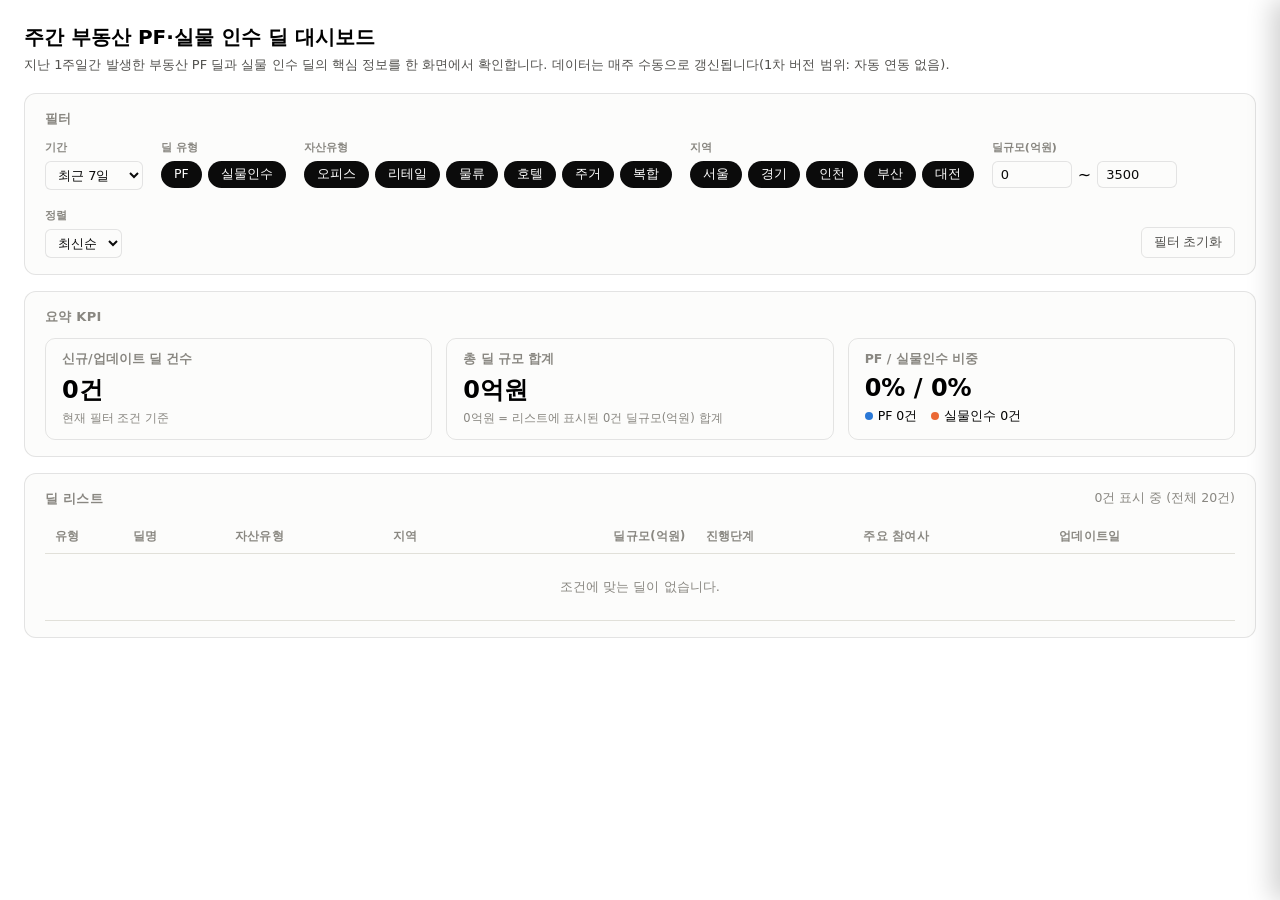
<file: deal_dashboard.html>
<!DOCTYPE html>
<html lang="ko">
<head>
<meta charset="UTF-8">
<meta name="viewport" content="width=device-width, initial-scale=1.0">
<title>주간 부동산 PF·실물 인수 딜 대시보드</title>
<style>
  .viz-root {
    color-scheme: light;
    --surface-1:      #fcfcfb;
    --page-plane:     #f9f9f7;
    --text-primary:   #0b0b0b;
    --text-secondary: #52514e;
    --text-muted:     #898781;
    --gridline:       #e1e0d9;
    --baseline:       #c3c2b7;
    --good:           #006300;
    --border:         rgba(11,11,11,0.10);
    --badge-pf:       #2a78d6;
    --badge-acq:      #eb6834;
    --chip-bg:        #f0efe9;
    --chip-bg-active: #0b0b0b;
    --chip-fg-active: #ffffff;
    --overlay:        rgba(11,11,11,0.35);
  }
  @media (prefers-color-scheme: dark) {
    .viz-root {
      color-scheme: dark;
      --surface-1:      #1a1a19;
      --page-plane:     #0d0d0d;
      --text-primary:   #ffffff;
      --text-secondary: #c3c2b7;
      --text-muted:     #898781;
      --gridline:       #2c2c2a;
      --baseline:       #383835;
      --good:           #0ca30c;
      --border:         rgba(255,255,255,0.10);
      --badge-pf:       #3987e5;
      --badge-acq:      #d95926;
      --chip-bg:        #262624;
      --chip-bg-active: #ffffff;
      --chip-fg-active: #0b0b0b;
      --overlay:        rgba(0,0,0,0.55);
    }
  }

  * { box-sizing: border-box; }
  body {
    margin: 0;
    font-family: system-ui, -apple-system, "Segoe UI", sans-serif;
    background: var(--page-plane);
    color: var(--text-primary);
  }
  .wrap { max-width: 1280px; margin: 0 auto; padding: 24px 24px 48px; }
  header h1 { font-size: 20px; margin: 0 0 4px; }
  header p { font-size: 13px; color: var(--text-secondary); margin: 0 0 18px; line-height: 1.5; }
  .card {
    background: var(--surface-1);
    border: 1px solid var(--border);
    border-radius: 12px;
    padding: 16px 20px;
    margin-bottom: 16px;
  }
  .card h2 { font-size: 13px; margin: 0 0 12px; color: var(--text-muted); font-weight: 600; letter-spacing: .02em; text-transform: uppercase; }

  /* Filter bar */
  .filter-row { display: flex; flex-wrap: wrap; align-items: flex-start; gap: 18px; }
  .filter-group { display: flex; flex-direction: column; gap: 6px; }
  .filter-group label.gtitle { font-size: 11px; color: var(--text-muted); font-weight: 600; }
  .chips { display: flex; flex-wrap: wrap; gap: 6px; max-width: 420px; }
  .chip {
    border: 1px solid var(--border); background: var(--chip-bg); color: var(--text-secondary);
    border-radius: 999px; padding: 4px 12px; font-size: 12.5px; cursor: pointer; user-select: none;
  }
  .chip.active { background: var(--chip-bg-active); color: var(--chip-fg-active); border-color: transparent; }
  select, input[type="number"] {
    font-size: 13px; padding: 5px 8px; border-radius: 6px; border: 1px solid var(--border);
    background: var(--surface-1); color: var(--text-primary); font-family: inherit;
  }
  .range-inputs { display: flex; align-items: center; gap: 6px; }
  .range-inputs input { width: 80px; }
  .btn-reset {
    align-self: flex-end; margin-left: auto; font-size: 12.5px; color: var(--text-secondary);
    background: transparent; border: 1px solid var(--border); border-radius: 6px; padding: 6px 12px; cursor: pointer;
  }
  .btn-reset:hover { color: var(--text-primary); }

  /* KPI stat tiles */
  .kpi-row { display: grid; grid-template-columns: repeat(3, 1fr); gap: 14px; }
  .tile { border: 1px solid var(--border); border-radius: 10px; padding: 12px 16px; }
  .tile .label { font-size: 12.5px; color: var(--text-muted); font-weight: 600; margin-bottom: 6px; }
  .tile .value { font-size: 24px; font-weight: 600; }
  .tile .note { font-size: 11.5px; color: var(--text-muted); margin-top: 4px; line-height: 1.5; }
  .tile .split { display: flex; gap: 14px; margin-top: 6px; font-size: 12.5px; }
  .tile .split span.dot { display:inline-block; width:8px; height:8px; border-radius:50%; margin-right:5px; vertical-align:middle; }

  /* Badges */
  .badge { display: inline-block; padding: 2px 9px; border-radius: 999px; font-size: 11.5px; font-weight: 600; color: #fff; white-space: nowrap; }
  .badge.pf  { background: var(--badge-pf); }
  .badge.acq { background: var(--badge-acq); }

  /* List */
  .list-head-row { display: flex; align-items: center; justify-content: space-between; margin-bottom: 12px; }
  table { width: 100%; border-collapse: collapse; font-size: 13px; }
  th, td { text-align: left; padding: 9px 10px; border-bottom: 1px solid var(--gridline); }
  th { color: var(--text-muted); font-weight: 600; font-size: 11.5px; text-transform: uppercase; letter-spacing: .02em; }
  td.amount { text-align: right; font-variant-numeric: tabular-nums; font-weight: 600; }
  th.amount { text-align: right; }
  tbody tr { cursor: pointer; }
  tbody tr:hover { background: var(--chip-bg); }
  .empty-row td { text-align: center; color: var(--text-muted); padding: 24px; cursor: default; }
  .empty-row:hover { background: transparent; }

  /* Detail panel */
  #overlay {
    position: fixed; inset: 0; background: var(--overlay); opacity: 0; pointer-events: none;
    transition: opacity .2s ease; z-index: 10;
  }
  #overlay.open { opacity: 1; pointer-events: auto; }
  #detailPanel {
    position: fixed; top: 0; right: 0; height: 100%; width: 420px; max-width: 92vw;
    background: var(--surface-1); border-left: 1px solid var(--border);
    box-shadow: -8px 0 24px rgba(0,0,0,0.18);
    transform: translateX(100%); transition: transform .25s ease;
    z-index: 11; overflow-y: auto; padding: 22px;
  }
  #detailPanel.open { transform: translateX(0); }
  #detailPanel .close-btn {
    background: transparent; border: none; font-size: 20px; color: var(--text-muted); cursor: pointer;
    float: right; line-height: 1;
  }
  #detailPanel h3 { font-size: 17px; margin: 4px 0 8px; }
  #detailPanel .badges { margin-bottom: 12px; display: flex; gap: 6px; flex-wrap: wrap; }
  #detailPanel .badge.stage, #detailPanel .badge.tag { background: var(--chip-bg); color: var(--text-secondary); }
  #detailPanel .amount-block { font-size: 20px; font-weight: 700; margin: 10px 0 2px; }
  #detailPanel .amount-calc { font-size: 12px; color: var(--text-muted); margin-bottom: 16px; }
  #detailPanel .field { margin-bottom: 14px; }
  #detailPanel .field .flabel { font-size: 11.5px; color: var(--text-muted); font-weight: 600; margin-bottom: 4px; text-transform: uppercase; }
  #detailPanel .field .fval { font-size: 13.5px; line-height: 1.6; }
  #detailPanel .timeline-item { font-size: 13px; margin-bottom: 8px; padding-left: 10px; border-left: 2px solid var(--gridline); }
  #detailPanel .timeline-item .tdate { font-size: 11.5px; color: var(--text-muted); }
  #detailPanel a { color: var(--badge-pf); }

  @media (max-width: 900px) {
    .kpi-row { grid-template-columns: 1fr; }
    .filter-row { flex-direction: column; }
    .chips { max-width: none; }
    th.region-col, td.region-col, th.stage-col, td.stage-col { display: none; }
  }
</style>
</head>
<body>
<div class="viz-root">
  <div class="wrap">
    <header>
      <h1>주간 부동산 PF·실물 인수 딜 대시보드</h1>
      <p>지난 1주일간 발생한 부동산 PF 딜과 실물 인수 딜의 핵심 정보를 한 화면에서 확인합니다. 데이터는 매주 수동으로 갱신됩니다(1차 버전 범위: 자동 연동 없음).</p>
    </header>

    <section class="card">
      <h2>필터</h2>
      <div class="filter-row">
        <div class="filter-group">
          <label class="gtitle">기간</label>
          <select id="periodSelect">
            <option value="7" selected>최근 7일</option>
            <option value="14">최근 14일</option>
            <option value="all">전체</option>
          </select>
        </div>
        <div class="filter-group">
          <label class="gtitle">딜 유형</label>
          <div class="chips" id="dealTypeChips"></div>
        </div>
        <div class="filter-group">
          <label class="gtitle">자산유형</label>
          <div class="chips" id="assetTypeChips"></div>
        </div>
        <div class="filter-group">
          <label class="gtitle">지역</label>
          <div class="chips" id="regionChips"></div>
        </div>
        <div class="filter-group">
          <label class="gtitle">딜규모(억원)</label>
          <div class="range-inputs">
            <input type="number" id="minAmount" min="0" step="10" value="0"> ~
            <input type="number" id="maxAmount" min="0" step="10" value="3500">
          </div>
        </div>
        <div class="filter-group">
          <label class="gtitle">정렬</label>
          <select id="sortSelect">
            <option value="updatedAt" selected>최신순</option>
            <option value="amount">규모순</option>
          </select>
        </div>
        <button class="btn-reset" id="resetBtn">필터 초기화</button>
      </div>
    </section>

    <section class="card">
      <h2>요약 KPI</h2>
      <div class="kpi-row" id="kpiRow"></div>
    </section>

    <section class="card">
      <div class="list-head-row">
        <h2 style="margin:0;">딜 리스트</h2>
        <span id="listCount" style="font-size:12.5px;color:var(--text-muted);"></span>
      </div>
      <table>
        <thead>
          <tr>
            <th style="width:78px;">유형</th>
            <th>딜명</th>
            <th>자산유형</th>
            <th class="region-col">지역</th>
            <th class="amount">딜규모(억원)</th>
            <th class="stage-col">진행단계</th>
            <th>주요 참여사</th>
            <th>업데이트일</th>
          </tr>
        </thead>
        <tbody id="listBody"></tbody>
      </table>
    </section>
  </div>

  <div id="overlay"></div>
  <aside id="detailPanel">
    <button class="close-btn" id="closeDetailBtn" aria-label="닫기">&times;</button>
    <div id="detailContent"></div>
  </aside>
</div>

<script>
(function () {
  // ---------------------------------------------------------------
  // DEALS: 딜 데이터. 매주 이 배열을 수동으로 갱신한다 (1차 버전 범위: 자동 연동 없음).
  // 필드 설명:
  //   id             : 고유 식별자
  //   dealName       : 딜 명칭
  //   dealType       : "PF" | "실물인수"
  //   assetType      : 자산유형 (오피스/리테일/물류/주거/호텔/복합 등)
  //   region         : 지역 (서울/경기/인천/부산/대전 등)
  //   stage          : 진행단계 (PF: 브릿지/본PF/클로징, 실물인수: LOI/실사중/계약체결/클로징)
  //   amountKrwRaw   : 원 단위 원본 금액
  //   amountEok      : 억원 = amountKrwRaw / 100,000,000 (계산 근거로 상세 패널에 노출됨)
  //   leadArrangers  : 주선사 목록
  //   participants   : 참여사 목록
  //   createdAt      : 최초 등록일 (ISO date)
  //   updatedAt      : 최종 업데이트일 (ISO date, 필터/정렬 기준)
  //   summary        : 딜 개요 1~2문장
  //   progressNotes  : 진행 경과 [{date, note}]
  //   referenceLinks : 관련 자료 링크 [{label, url}]
  //
  // 예시 1건:
  // { id:"D-2026-0000", dealName:"OO 개발 PF", dealType:"PF", assetType:"오피스", region:"서울",
  //   stage:"본PF", amountKrwRaw:100000000000, amountEok:1000, leadArrangers:["OO증권"],
  //   participants:["OO자산운용"], createdAt:"2026-08-01", updatedAt:"2026-08-08",
  //   summary:"...", progressNotes:[{date:"2026-08-08", note:"..."}],
  //   referenceLinks:[{label:"내부 검토 메모", url:"#"}] }
  // ---------------------------------------------------------------
  var DEALS = [
    { id:"D-2026-0031", dealName:"광화문 A오피스 개발 PF", dealType:"PF", assetType:"오피스", region:"서울",
      stage:"본PF", amountKrwRaw:125000000000, amountEok:1250, leadArrangers:["KB증권","신한은행"],
      participants:["삼성자산운용"], createdAt:"2026-07-20", updatedAt:"2026-08-06",
      summary:"광화문 소재 A급 오피스 신축 개발사업의 본PF 전환 건.",
      progressNotes:[{date:"2026-07-20",note:"브릿지론 실행"},{date:"2026-08-06",note:"본PF 약정 체결"}],
      referenceLinks:[{label:"내부 검토 메모", url:"#"}] },
    { id:"D-2026-0032", dealName:"강남 리테일 빌딩 실물 인수", dealType:"실물인수", assetType:"리테일", region:"서울",
      stage:"계약체결", amountKrwRaw:48000000000, amountEok:480, leadArrangers:["미래에셋증권"],
      participants:["이지스자산운용","코람코자산신탁"], createdAt:"2026-07-28", updatedAt:"2026-08-07",
      summary:"강남대로변 리테일 빌딩 실물 인수 계약 체결.",
      progressNotes:[{date:"2026-07-28",note:"LOI 체결"},{date:"2026-08-07",note:"매매계약 체결"}],
      referenceLinks:[{label:"내부 검토 메모", url:"#"}] },
    { id:"D-2026-0033", dealName:"이천 물류센터 개발 PF", dealType:"PF", assetType:"물류", region:"경기",
      stage:"브릿지", amountKrwRaw:95000000000, amountEok:950, leadArrangers:["하나증권"],
      participants:["ESR켄달스퀘어"], createdAt:"2026-08-01", updatedAt:"2026-08-06",
      summary:"이천 소재 저온물류센터 개발사업 브릿지론 실행.",
      progressNotes:[{date:"2026-08-01",note:"토지 매입 완료"},{date:"2026-08-06",note:"브릿지론 실행"}],
      referenceLinks:[{label:"내부 검토 메모", url:"#"}] },
    { id:"D-2026-0034", dealName:"판교 오피스텔 개발 PF", dealType:"PF", assetType:"오피스", region:"경기",
      stage:"본PF", amountKrwRaw:125000000000, amountEok:1250, leadArrangers:["A증권","B은행"],
      participants:["C자산운용","D캐피탈"], createdAt:"2026-08-06", updatedAt:"2026-08-10",
      summary:"판교 알파돔시티 인근 오피스텔 개발사업 본PF 전환.",
      progressNotes:[{date:"2026-08-06",note:"브릿지론 상환, 본PF 약정 체결"},{date:"2026-08-10",note:"시공사 선정 완료"}],
      referenceLinks:[{label:"내부 검토 메모", url:"#"}] },
    { id:"D-2026-0035", dealName:"여의도 호텔 실물 인수", dealType:"실물인수", assetType:"호텔", region:"서울",
      stage:"실사중", amountKrwRaw:220000000000, amountEok:2200, leadArrangers:["NH투자증권"],
      participants:["마스턴투자운용"], createdAt:"2026-08-02", updatedAt:"2026-08-08",
      summary:"여의도 소재 비즈니스 호텔 실물 인수를 위한 실사 진행 중.",
      progressNotes:[{date:"2026-08-02",note:"LOI 체결"},{date:"2026-08-08",note:"실사 착수"}],
      referenceLinks:[{label:"내부 검토 메모", url:"#"}] },
    { id:"D-2026-0036", dealName:"송도 주거복합 개발 PF", dealType:"PF", assetType:"주거", region:"인천",
      stage:"클로징", amountKrwRaw:68000000000, amountEok:680, leadArrangers:["키움증권"],
      participants:["신영자산운용"], createdAt:"2026-07-15", updatedAt:"2026-08-09",
      summary:"송도국제도시 주거복합 개발사업 PF 클로징.",
      progressNotes:[{date:"2026-07-15",note:"본PF 약정"},{date:"2026-08-09",note:"펀딩 클로징 완료"}],
      referenceLinks:[{label:"내부 검토 메모", url:"#"}] },
    { id:"D-2026-0037", dealName:"을지로 오피스 인수 검토", dealType:"실물인수", assetType:"오피스", region:"서울",
      stage:"LOI", amountKrwRaw:300000000000, amountEok:3000, leadArrangers:["삼성증권"],
      participants:["캡스톤자산운용"], createdAt:"2026-08-11", updatedAt:"2026-08-11",
      summary:"을지로 대형 오피스빌딩 인수를 위한 LOI 체결.",
      progressNotes:[{date:"2026-08-11",note:"LOI 체결, 우선협상대상자 선정"}],
      referenceLinks:[{label:"내부 검토 메모", url:"#"}] },
    { id:"D-2026-0038", dealName:"해운대 상가 개발 PF", dealType:"PF", assetType:"리테일", region:"부산",
      stage:"브릿지", amountKrwRaw:32000000000, amountEok:320, leadArrangers:["부산은행"],
      participants:["로컬디벨로퍼"], createdAt:"2026-08-05", updatedAt:"2026-08-07",
      summary:"해운대 상업시설 개발사업 브릿지론 실행.",
      progressNotes:[{date:"2026-08-05",note:"사업부지 확보"},{date:"2026-08-07",note:"브릿지론 실행"}],
      referenceLinks:[{label:"내부 검토 메모", url:"#"}] },
    { id:"D-2026-0039", dealName:"용인 물류센터 인수", dealType:"실물인수", assetType:"물류", region:"경기",
      stage:"계약체결", amountKrwRaw:89000000000, amountEok:890, leadArrangers:["한국투자증권"],
      participants:["ARA코리아"], createdAt:"2026-07-30", updatedAt:"2026-08-12",
      summary:"용인 소재 상온물류센터 실물 인수 계약 체결.",
      progressNotes:[{date:"2026-07-30",note:"LOI 체결"},{date:"2026-08-12",note:"매매계약 체결"}],
      referenceLinks:[{label:"내부 검토 메모", url:"#"}] },
    { id:"D-2026-0040", dealName:"잠실 복합시설 개발 PF", dealType:"PF", assetType:"복합", region:"서울",
      stage:"본PF", amountKrwRaw:180000000000, amountEok:1800, leadArrangers:["미래에셋증권","KB증권"],
      participants:["롯데자산개발"], createdAt:"2026-07-25", updatedAt:"2026-08-12",
      summary:"잠실 인근 주상복합 개발사업 본PF 전환.",
      progressNotes:[{date:"2026-07-25",note:"브릿지론 실행"},{date:"2026-08-12",note:"본PF 약정 체결"}],
      referenceLinks:[{label:"내부 검토 메모", url:"#"}] },
    { id:"D-2026-0041", dealName:"대전 오피스텔 인수 실사", dealType:"실물인수", assetType:"주거", region:"대전",
      stage:"실사중", amountKrwRaw:21000000000, amountEok:210, leadArrangers:["대신증권"],
      participants:["지방리츠"], createdAt:"2026-08-04", updatedAt:"2026-08-06",
      summary:"대전 소재 오피스텔 실물 인수 실사 진행 중.",
      progressNotes:[{date:"2026-08-04",note:"LOI 체결"},{date:"2026-08-06",note:"실사 착수"}],
      referenceLinks:[{label:"내부 검토 메모", url:"#"}] },
    { id:"D-2026-0042", dealName:"부산 센텀 오피스 PF 클로징", dealType:"PF", assetType:"오피스", region:"부산",
      stage:"클로징", amountKrwRaw:56000000000, amountEok:560, leadArrangers:["부국증권"],
      participants:["센텀자산운용"], createdAt:"2026-07-10", updatedAt:"2026-08-10",
      summary:"센텀시티 오피스 개발사업 PF 클로징.",
      progressNotes:[{date:"2026-07-10",note:"본PF 약정"},{date:"2026-08-10",note:"펀딩 클로징 완료"}],
      referenceLinks:[{label:"내부 검토 메모", url:"#"}] },
    { id:"D-2026-0043", dealName:"판교 호텔 인수 검토", dealType:"실물인수", assetType:"호텔", region:"경기",
      stage:"LOI", amountKrwRaw:140000000000, amountEok:1400, leadArrangers:["신한투자증권"],
      participants:["JR자산운용"], createdAt:"2026-08-09", updatedAt:"2026-08-09",
      summary:"판교 소재 비즈니스 호텔 인수를 위한 LOI 체결.",
      progressNotes:[{date:"2026-08-09",note:"LOI 체결"}],
      referenceLinks:[{label:"내부 검토 메모", url:"#"}] },
    { id:"D-2026-0044", dealName:"인천공항 물류단지 개발 PF", dealType:"PF", assetType:"물류", region:"인천",
      stage:"본PF", amountKrwRaw:73000000000, amountEok:730, leadArrangers:["교보증권"],
      participants:["e쇼퍼링크"], createdAt:"2026-07-22", updatedAt:"2026-08-08",
      summary:"인천공항 인근 물류단지 개발사업 본PF 전환.",
      progressNotes:[{date:"2026-07-22",note:"브릿지론 실행"},{date:"2026-08-08",note:"본PF 약정 체결"}],
      referenceLinks:[{label:"내부 검토 메모", url:"#"}] },
    { id:"D-2026-0045", dealName:"홍대 리테일 소형빌딩 인수", dealType:"실물인수", assetType:"리테일", region:"서울",
      stage:"계약체결", amountKrwRaw:15000000000, amountEok:150, leadArrangers:["유진투자증권"],
      participants:["개인투자자 컨소시엄"], createdAt:"2026-08-03", updatedAt:"2026-08-11",
      summary:"홍대 상권 소형 리테일 빌딩 매매계약 체결.",
      progressNotes:[{date:"2026-08-03",note:"LOI 체결"},{date:"2026-08-11",note:"매매계약 체결"}],
      referenceLinks:[{label:"내부 검토 메모", url:"#"}] },
    { id:"D-2026-0046", dealName:"목동 재건축 연계 PF", dealType:"PF", assetType:"주거", region:"서울",
      stage:"브릿지", amountKrwRaw:99000000000, amountEok:990, leadArrangers:["DB금융투자"],
      participants:["목동조합"], createdAt:"2026-08-08", updatedAt:"2026-08-12",
      summary:"목동 재건축 연계 이주비 대출 브릿지론 실행.",
      progressNotes:[{date:"2026-08-08",note:"이주계획 확정"},{date:"2026-08-12",note:"브릿지론 실행"}],
      referenceLinks:[{label:"내부 검토 메모", url:"#"}] },
    { id:"D-2026-0047", dealName:"부산 복합쇼핑몰 인수 실사", dealType:"실물인수", assetType:"복합", region:"부산",
      stage:"실사중", amountKrwRaw:64000000000, amountEok:640, leadArrangers:["한화투자증권"],
      participants:["부산리츠"], createdAt:"2026-08-01", updatedAt:"2026-08-07",
      summary:"부산 소재 복합쇼핑몰 실물 인수 실사 진행 중.",
      progressNotes:[{date:"2026-08-01",note:"LOI 체결"},{date:"2026-08-07",note:"실사 착수"}],
      referenceLinks:[{label:"내부 검토 메모", url:"#"}] },
    { id:"D-2026-0048", dealName:"대전 오피스 PF 클로징(전주)", dealType:"PF", assetType:"오피스", region:"대전",
      stage:"클로징", amountKrwRaw:30000000000, amountEok:300, leadArrangers:["IBK투자증권"],
      participants:["대전자산운용"], createdAt:"2026-07-01", updatedAt:"2026-08-05",
      summary:"대전 오피스 개발사업 PF 클로징(전주 발생, 기간 필터 테스트용).",
      progressNotes:[{date:"2026-07-01",note:"본PF 약정"},{date:"2026-08-05",note:"펀딩 클로징 완료"}],
      referenceLinks:[{label:"내부 검토 메모", url:"#"}] },
    { id:"D-2026-0049", dealName:"성수 물류 인수 LOI(전전주)", dealType:"실물인수", assetType:"물류", region:"서울",
      stage:"LOI", amountKrwRaw:110000000000, amountEok:1100, leadArrangers:["다올투자증권"],
      participants:["성수리츠"], createdAt:"2026-08-03", updatedAt:"2026-08-03",
      summary:"성수동 도심형 물류센터 인수 LOI 체결(기간 필터 테스트용).",
      progressNotes:[{date:"2026-08-03",note:"LOI 체결"}],
      referenceLinks:[{label:"내부 검토 메모", url:"#"}] },
    { id:"D-2026-0050", dealName:"수원 리테일 PF 본PF 전환(구건)", dealType:"PF", assetType:"리테일", region:"경기",
      stage:"본PF", amountKrwRaw:42000000000, amountEok:420, leadArrangers:["SK증권"],
      participants:["수원디벨로퍼"], createdAt:"2026-07-01", updatedAt:"2026-07-30",
      summary:"수원 리테일 개발사업 본PF 전환(기간 필터 테스트용, 3주 전 발생).",
      progressNotes:[{date:"2026-07-01",note:"브릿지론 실행"},{date:"2026-07-30",note:"본PF 약정 체결"}],
      referenceLinks:[{label:"내부 검토 메모", url:"#"}] }
  ];

  var state = {
    period: "7",
    dealTypes: new Set(["PF", "실물인수"]),
    assetTypes: new Set(uniqueValues("assetType")),
    regions: new Set(uniqueValues("region")),
    minAmount: 0,
    maxAmount: 3500,
    sortKey: "updatedAt"
  };

  function uniqueValues(field) {
    var seen = {}; var out = [];
    DEALS.forEach(function (d) { if (!seen[d[field]]) { seen[d[field]] = true; out.push(d[field]); } });
    return out;
  }

  function fmt0(n) { return Math.round(n).toLocaleString("ko-KR"); }

  function withinPeriod(deal) {
    if (state.period === "all") return true;
    var days = parseInt(state.period, 10);
    var cutoff = new Date();
    cutoff.setHours(0, 0, 0, 0);
    cutoff.setDate(cutoff.getDate() - days + 1);
    var updated = new Date(deal.updatedAt + "T00:00:00");
    return updated >= cutoff;
  }

  function applyFilters() {
    var result = DEALS.filter(function (d) {
      return withinPeriod(d) &&
        state.dealTypes.has(d.dealType) &&
        state.assetTypes.has(d.assetType) &&
        state.regions.has(d.region) &&
        d.amountEok >= state.minAmount &&
        d.amountEok <= state.maxAmount;
    });
    result.sort(function (a, b) {
      if (state.sortKey === "amount") return b.amountEok - a.amountEok;
      return new Date(b.updatedAt) - new Date(a.updatedAt);
    });
    return result;
  }

  // ---------- Chips (dealType / assetType / region) ----------
  function renderChips(containerId, values, activeSet) {
    var container = document.getElementById(containerId);
    container.innerHTML = "";
    values.forEach(function (v) {
      var chip = document.createElement("span");
      chip.className = "chip" + (activeSet.has(v) ? " active" : "");
      chip.textContent = v;
      chip.addEventListener("click", function () {
        if (activeSet.has(v)) { activeSet.delete(v); } else { activeSet.add(v); }
        chip.classList.toggle("active");
        refresh();
      });
      container.appendChild(chip);
    });
  }

  // ---------- KPI ----------
  function renderKPI(deals) {
    var kpiRow = document.getElementById("kpiRow");
    kpiRow.innerHTML = "";

    var totalEok = deals.reduce(function (sum, d) { return sum + d.amountEok; }, 0);
    var pfCount = deals.filter(function (d) { return d.dealType === "PF"; }).length;
    var acqCount = deals.length - pfCount;
    var pfPct = deals.length ? Math.round((pfCount / deals.length) * 100) : 0;
    var acqPct = deals.length ? 100 - pfPct : 0;

    var tile1 = document.createElement("div");
    tile1.className = "tile";
    tile1.innerHTML =
      '<div class="label">신규/업데이트 딜 건수</div>' +
      '<div class="value">' + deals.length + '건</div>' +
      '<div class="note">현재 필터 조건 기준</div>';
    kpiRow.appendChild(tile1);

    var tile2 = document.createElement("div");
    tile2.className = "tile";
    tile2.innerHTML =
      '<div class="label">총 딜 규모 합계</div>' +
      '<div class="value">' + fmt0(totalEok) + '억원</div>' +
      '<div class="note">' + fmt0(totalEok) + '억원 = 리스트에 표시된 ' + deals.length + '건 딜규모(억원) 합계</div>';
    kpiRow.appendChild(tile2);

    var tile3 = document.createElement("div");
    tile3.className = "tile";
    tile3.innerHTML =
      '<div class="label">PF / 실물인수 비중</div>' +
      '<div class="value">' + pfPct + '% / ' + acqPct + '%</div>' +
      '<div class="split">' +
        '<span><span class="dot" style="background:var(--badge-pf)"></span>PF ' + pfCount + '건</span>' +
        '<span><span class="dot" style="background:var(--badge-acq)"></span>실물인수 ' + acqCount + '건</span>' +
      '</div>';
    kpiRow.appendChild(tile3);
  }

  // ---------- List ----------
  function badgeHtml(dealType) {
    var cls = dealType === "PF" ? "pf" : "acq";
    return '<span class="badge ' + cls + '">' + dealType + '</span>';
  }

  function renderList(deals) {
    var tbody = document.getElementById("listBody");
    tbody.innerHTML = "";
    document.getElementById("listCount").textContent = deals.length + "건 표시 중 (전체 " + DEALS.length + "건)";

    if (!deals.length) {
      var emptyTr = document.createElement("tr");
      emptyTr.className = "empty-row";
      emptyTr.innerHTML = '<td colspan="8">조건에 맞는 딜이 없습니다.</td>';
      tbody.appendChild(emptyTr);
      return;
    }

    deals.forEach(function (d) {
      var tr = document.createElement("tr");
      var allParties = d.leadArrangers.concat(d.participants);
      var partyText = d.leadArrangers.join(", ") + (d.participants.length ? " 외 " + d.participants.length + "곳" : "");
      tr.innerHTML =
        "<td>" + badgeHtml(d.dealType) + "</td>" +
        "<td>" + d.dealName + "</td>" +
        "<td>" + d.assetType + "</td>" +
        '<td class="region-col">' + d.region + "</td>" +
        '<td class="amount" title="' + fmt0(d.amountEok) + '억원 = ' + d.amountKrwRaw.toLocaleString("ko-KR") + '원 ÷ 100,000,000">' + fmt0(d.amountEok) + "</td>" +
        '<td class="stage-col">' + d.stage + "</td>" +
        "<td>" + partyText + "</td>" +
        "<td>" + d.updatedAt + "</td>";
      tr.addEventListener("click", function () { openDetail(d.id); });
      tbody.appendChild(tr);
    });
  }

  // ---------- Detail panel ----------
  function openDetail(id) {
    var d = DEALS.filter(function (x) { return x.id === id; })[0];
    if (!d) return;
    var content = document.getElementById("detailContent");
    var timelineHtml = d.progressNotes.map(function (p) {
      return '<div class="timeline-item"><div class="tdate">' + p.date + '</div>' + p.note + '</div>';
    }).join("");
    var linksHtml = d.referenceLinks.map(function (l) {
      return '<a href="' + l.url + '" target="_blank" rel="noopener">' + l.label + '</a>';
    }).join(" · ");

    content.innerHTML =
      '<div class="badges">' + badgeHtml(d.dealType) +
        '<span class="badge tag">' + d.assetType + '</span>' +
        '<span class="badge tag">' + d.region + '</span>' +
        '<span class="badge stage">' + d.stage + '</span></div>' +
      '<h3>' + d.dealName + '</h3>' +
      '<div class="amount-block">' + fmt0(d.amountEok) + '억원</div>' +
      '<div class="amount-calc">' + fmt0(d.amountEok) + '억원 = ' + d.amountKrwRaw.toLocaleString("ko-KR") + '원 ÷ 100,000,000</div>' +
      '<div class="field"><div class="flabel">딜 개요</div><div class="fval">' + d.summary + '</div></div>' +
      '<div class="field"><div class="flabel">주선사</div><div class="fval">' + d.leadArrangers.join(", ") + '</div></div>' +
      '<div class="field"><div class="flabel">참여사</div><div class="fval">' + d.participants.join(", ") + '</div></div>' +
      '<div class="field"><div class="flabel">진행 경과</div><div class="fval">' + timelineHtml + '</div></div>' +
      '<div class="field"><div class="flabel">등록일 / 업데이트일</div><div class="fval">' + d.createdAt + ' / ' + d.updatedAt + '</div></div>' +
      '<div class="field"><div class="flabel">관련 자료</div><div class="fval">' + linksHtml + '</div></div>';

    document.getElementById("overlay").classList.add("open");
    document.getElementById("detailPanel").classList.add("open");
  }

  function closeDetail() {
    document.getElementById("overlay").classList.remove("open");
    document.getElementById("detailPanel").classList.remove("open");
  }

  document.getElementById("overlay").addEventListener("click", closeDetail);
  document.getElementById("closeDetailBtn").addEventListener("click", closeDetail);
  document.addEventListener("keydown", function (e) { if (e.key === "Escape") closeDetail(); });

  // ---------- Filter controls wiring ----------
  document.getElementById("periodSelect").addEventListener("change", function (e) {
    state.period = e.target.value;
    refresh();
  });
  document.getElementById("sortSelect").addEventListener("change", function (e) {
    state.sortKey = e.target.value;
    refresh();
  });
  document.getElementById("minAmount").addEventListener("input", function (e) {
    state.minAmount = Number(e.target.value) || 0;
    refresh();
  });
  document.getElementById("maxAmount").addEventListener("input", function (e) {
    state.maxAmount = Number(e.target.value) || 0;
    refresh();
  });
  document.getElementById("resetBtn").addEventListener("click", function () {
    state.period = "7";
    state.dealTypes = new Set(["PF", "실물인수"]);
    state.assetTypes = new Set(uniqueValues("assetType"));
    state.regions = new Set(uniqueValues("region"));
    state.minAmount = 0;
    state.maxAmount = 3500;
    state.sortKey = "updatedAt";
    document.getElementById("periodSelect").value = "7";
    document.getElementById("sortSelect").value = "updatedAt";
    document.getElementById("minAmount").value = 0;
    document.getElementById("maxAmount").value = 3500;
    renderChips("dealTypeChips", ["PF", "실물인수"], state.dealTypes);
    renderChips("assetTypeChips", uniqueValues("assetType"), state.assetTypes);
    renderChips("regionChips", uniqueValues("region"), state.regions);
    refresh();
  });

  function refresh() {
    var filtered = applyFilters();
    renderList(filtered);
    renderKPI(filtered);
  }

  // ---------- Init ----------
  renderChips("dealTypeChips", ["PF", "실물인수"], state.dealTypes);
  renderChips("assetTypeChips", uniqueValues("assetType"), state.assetTypes);
  renderChips("regionChips", uniqueValues("region"), state.regions);
  refresh();
})();
</script>
</body>
</html>
</file>
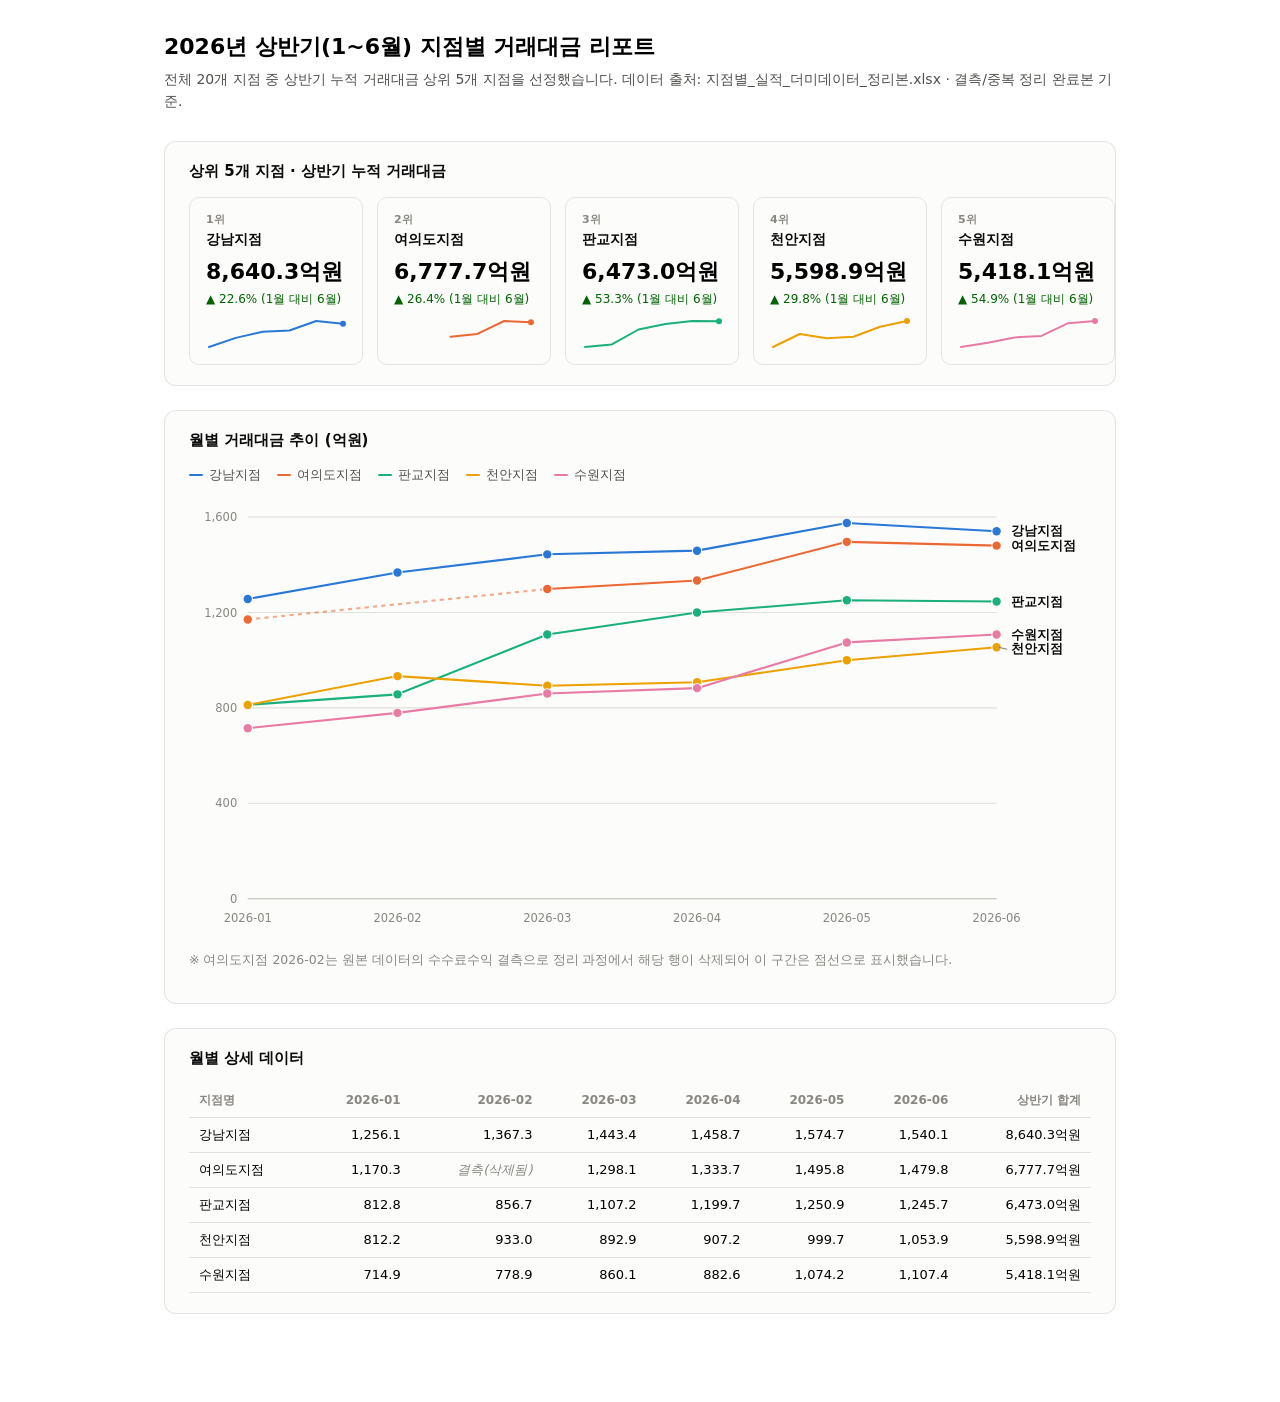
<file: 상반기_거래대금_리포트.html>
<!DOCTYPE html>
<html lang="ko">
<head>
<meta charset="UTF-8">
<meta name="viewport" content="width=device-width, initial-scale=1.0">
<title>2026년 상반기 지점별 거래대금 리포트</title>
<style>
  .viz-root {
    color-scheme: light;
    --surface-1:      #fcfcfb;
    --page-plane:     #f9f9f7;
    --text-primary:   #0b0b0b;
    --text-secondary: #52514e;
    --text-muted:     #898781;
    --gridline:       #e1e0d9;
    --baseline:       #c3c2b7;
    --good:           #006300;
    --border:         rgba(11,11,11,0.10);
    --series-1: #2a78d6; /* 강남지점 */
    --series-2: #eb6834; /* 여의도지점 */
    --series-3: #1baf7a; /* 판교지점 */
    --series-4: #eda100; /* 천안지점 */
    --series-5: #e87ba4; /* 수원지점 */
  }
  @media (prefers-color-scheme: dark) {
    .viz-root {
      color-scheme: dark;
      --surface-1:      #1a1a19;
      --page-plane:     #0d0d0d;
      --text-primary:   #ffffff;
      --text-secondary: #c3c2b7;
      --text-muted:     #898781;
      --gridline:       #2c2c2a;
      --baseline:       #383835;
      --good:           #0ca30c;
      --border:         rgba(255,255,255,0.10);
      --series-1: #3987e5;
      --series-2: #d95926;
      --series-3: #199e70;
      --series-4: #c98500;
      --series-5: #d55181;
    }
  }

  * { box-sizing: border-box; }
  body {
    margin: 0;
    font-family: system-ui, -apple-system, "Segoe UI", sans-serif;
    background: var(--page-plane);
    color: var(--text-primary);
  }
  .wrap { max-width: 1000px; margin: 0 auto; padding: 32px 24px 64px; }
  header h1 { font-size: 22px; margin: 0 0 6px; }
  header p { font-size: 14px; color: var(--text-secondary); margin: 0 0 28px; line-height: 1.6; }
  .card {
    background: var(--surface-1);
    border: 1px solid var(--border);
    border-radius: 12px;
    padding: 20px 24px;
    margin-bottom: 24px;
  }
  .card h2 { font-size: 15px; margin: 0 0 16px; color: var(--text-primary); }
  .card .note { font-size: 12.5px; color: var(--text-muted); margin-top: 10px; line-height: 1.6; }

  /* KPI stat tiles */
  .kpi-row { display: grid; grid-template-columns: repeat(5, 1fr); gap: 14px; }
  .tile { border: 1px solid var(--border); border-radius: 10px; padding: 14px 16px; }
  .tile .rank { font-size: 11px; color: var(--text-muted); font-weight: 600; letter-spacing: .02em; }
  .tile .label { font-size: 13.5px; color: var(--text-primary); margin: 4px 0 8px; font-weight: 600; }
  .tile .value { font-size: 22px; font-weight: 600; }
  .tile .delta { font-size: 12px; margin-top: 4px; }
  .tile .delta.up { color: var(--good); }
  .tile svg.spark { display: block; margin-top: 10px; }

  /* Legend */
  .legend { display: flex; flex-wrap: wrap; gap: 16px; margin-bottom: 12px; }
  .legend-item { display: flex; align-items: center; gap: 6px; font-size: 13px; color: var(--text-secondary); }
  .legend-item .key { width: 14px; height: 2px; border-radius: 1px; }

  /* Chart */
  .chart-container { position: relative; }
  svg#linechart { width: 100%; height: auto; overflow: visible; }
  .axis-label { font-size: 11px; fill: var(--text-muted); }
  .end-label { font-size: 12px; font-weight: 600; }
  .gridline { stroke: var(--gridline); stroke-width: 1; }
  .baseline { stroke: var(--baseline); stroke-width: 1; }
  .crosshair { stroke: var(--baseline); stroke-width: 1; stroke-dasharray: 3 3; opacity: 0; pointer-events: none; }
  .hover-col { fill: transparent; }

  #tooltip {
    position: absolute;
    pointer-events: none;
    background: var(--surface-1);
    border: 1px solid var(--border);
    border-radius: 8px;
    padding: 10px 12px;
    font-size: 12.5px;
    box-shadow: 0 4px 16px rgba(0,0,0,0.12);
    opacity: 0;
    transition: opacity .1s ease;
    min-width: 150px;
    z-index: 5;
  }
  #tooltip .t-month { font-weight: 600; color: var(--text-primary); margin-bottom: 6px; }
  #tooltip .t-row { display: flex; align-items: center; gap: 6px; justify-content: space-between; padding: 2px 0; }
  #tooltip .t-key { display: flex; align-items: center; gap: 6px; color: var(--text-secondary); }
  #tooltip .t-key .swatch { width: 10px; height: 2px; border-radius: 1px; }
  #tooltip .t-val { font-weight: 600; color: var(--text-primary); font-variant-numeric: tabular-nums; }
  #tooltip .t-val.missing { color: var(--text-muted); font-weight: 400; font-style: italic; }

  /* Table */
  table { width: 100%; border-collapse: collapse; font-size: 13px; }
  th, td { text-align: right; padding: 8px 10px; border-bottom: 1px solid var(--gridline); font-variant-numeric: tabular-nums; }
  th:first-child, td:first-child { text-align: left; font-variant-numeric: normal; }
  th { color: var(--text-muted); font-weight: 600; font-size: 12px; }
  td.missing { color: var(--text-muted); font-style: italic; font-variant-numeric: normal; }
  tfoot td { font-weight: 700; border-bottom: none; border-top: 2px solid var(--baseline); }

  @media (max-width: 720px) {
    .kpi-row { grid-template-columns: repeat(2, 1fr); }
  }
</style>
</head>
<body>
<div class="viz-root">
  <div class="wrap">
    <header>
      <h1>2026년 상반기(1~6월) 지점별 거래대금 리포트</h1>
      <p>
        전체 20개 지점 중 상반기 누적 거래대금 상위 5개 지점을 선정했습니다.
        데이터 출처: 지점별_실적_더미데이터_정리본.xlsx · 결측/중복 정리 완료본 기준.
      </p>
    </header>

    <section class="card">
      <h2>상위 5개 지점 · 상반기 누적 거래대금</h2>
      <div class="kpi-row" id="kpiRow"></div>
    </section>

    <section class="card">
      <h2>월별 거래대금 추이 (억원)</h2>
      <div class="legend" id="legend"></div>
      <div class="chart-container">
        <svg id="linechart" viewBox="0 0 860 420" preserveAspectRatio="xMidYMid meet"></svg>
        <div id="tooltip"></div>
      </div>
      <p class="note">
        ※ 여의도지점 2026-02는 원본 데이터의 수수료수익 결측으로 정리 과정에서 해당 행이 삭제되어 이 구간은 점선으로 표시했습니다.
      </p>
    </section>

    <section class="card">
      <h2>월별 상세 데이터</h2>
      <table id="dataTable"></table>
    </section>
  </div>
</div>

<script>
(function () {
  var months = ["1월", "2월", "3월", "4월", "5월", "6월"];

  // rank order = fixed categorical slot order (series-1 .. series-5)
  var branches = [
    { name: "강남지점",   slot: 1, values: [1256.1, 1367.3, 1443.4, 1458.7, 1574.7, 1540.1] },
    { name: "여의도지점", slot: 2, values: [1170.3, null,   1298.1, 1333.7, 1495.8, 1479.8] },
    { name: "판교지점",   slot: 3, values: [812.8,  856.7,  1107.2, 1199.7, 1250.9, 1245.7] },
    { name: "천안지점",   slot: 4, values: [812.2,  933.0,  892.9,  907.2,  999.7,  1053.9] },
    { name: "수원지점",   slot: 5, values: [714.9,  778.9,  860.1,  882.6,  1074.2, 1107.4] }
  ];

  branches.forEach(function (b) {
    var vals = b.values.filter(function (v) { return v !== null; });
    b.total = vals.reduce(function (a, v) { return a + v; }, 0);
    var firstVal = b.values.find(function (v) { return v !== null; });
    var lastVal = b.values[b.values.length - 1];
    b.deltaPct = ((lastVal - firstVal) / firstVal) * 100;
  });

  var vizRoot = document.querySelector(".viz-root");
  function seriesColor(slot) {
    return getComputedStyle(vizRoot).getPropertyValue("--series-" + slot).trim();
  }
  function fmt1(n) { return n.toLocaleString("ko-KR", { minimumFractionDigits: 1, maximumFractionDigits: 1 }); }

  // ---------- KPI tiles ----------
  var kpiRow = document.getElementById("kpiRow");
  branches.forEach(function (b, i) {
    var color = seriesColor(b.slot);
    var tile = document.createElement("div");
    tile.className = "tile";

    var rank = document.createElement("div");
    rank.className = "rank";
    rank.textContent = (i + 1) + "위";
    tile.appendChild(rank);

    var label = document.createElement("div");
    label.className = "label";
    label.textContent = b.name;
    tile.appendChild(label);

    var value = document.createElement("div");
    value.className = "value";
    value.textContent = fmt1(b.total) + "억원";
    tile.appendChild(value);

    var delta = document.createElement("div");
    delta.className = "delta" + (b.deltaPct >= 0 ? " up" : "");
    delta.textContent = (b.deltaPct >= 0 ? "▲ " : "▼ ") + Math.abs(b.deltaPct).toFixed(1) + "% (1월 대비 6월)";
    tile.appendChild(delta);

    // sparkline
    var w = 140, h = 32, pad = 3;
    var vals = b.values.filter(function (v) { return v !== null; });
    var min = Math.min.apply(null, vals), max = Math.max.apply(null, vals);
    var svgNS = "http://www.w3.org/2000/svg";
    var spark = document.createElementNS(svgNS, "svg");
    spark.setAttribute("class", "spark");
    spark.setAttribute("width", w);
    spark.setAttribute("height", h);
    spark.setAttribute("viewBox", "0 0 " + w + " " + h);
    var n = b.values.length;
    var pts = [];
    b.values.forEach(function (v, idx) {
      var x = pad + (idx / (n - 1)) * (w - pad * 2);
      if (v === null) { pts.push(null); return; }
      var y = h - pad - ((v - min) / (max - min || 1)) * (h - pad * 2);
      pts.push([x, y]);
    });
    var segs = [];
    var cur = [];
    pts.forEach(function (p) {
      if (p === null) { if (cur.length) segs.push(cur); cur = []; }
      else cur.push(p);
    });
    if (cur.length) segs.push(cur);
    segs.forEach(function (seg) {
      var d = seg.map(function (p, i) { return (i === 0 ? "M" : "L") + p[0].toFixed(1) + "," + p[1].toFixed(1); }).join(" ");
      var path = document.createElementNS(svgNS, "path");
      path.setAttribute("d", d);
      path.setAttribute("fill", "none");
      path.setAttribute("stroke", color);
      path.setAttribute("stroke-width", "2");
      path.setAttribute("stroke-linecap", "round");
      path.setAttribute("stroke-linejoin", "round");
      spark.appendChild(path);
    });
    var lastPt = pts[pts.length - 1];
    if (lastPt) {
      var dot = document.createElementNS(svgNS, "circle");
      dot.setAttribute("cx", lastPt[0]);
      dot.setAttribute("cy", lastPt[1]);
      dot.setAttribute("r", 3);
      dot.setAttribute("fill", color);
      spark.appendChild(dot);
    }
    tile.appendChild(spark);
    kpiRow.appendChild(tile);
  });

  // ---------- Legend ----------
  var legend = document.getElementById("legend");
  branches.forEach(function (b) {
    var item = document.createElement("div");
    item.className = "legend-item";
    var key = document.createElement("span");
    key.className = "key";
    key.style.background = seriesColor(b.slot);
    item.appendChild(key);
    var txt = document.createElement("span");
    txt.textContent = b.name;
    item.appendChild(txt);
    legend.appendChild(item);
  });

  // ---------- Line chart ----------
  var svgNS = "http://www.w3.org/2000/svg";
  var svg = document.getElementById("linechart");
  var W = 860, H = 420;
  var M = { top: 20, right: 90, bottom: 36, left: 56 };
  var plotW = W - M.left - M.right;
  var plotH = H - M.top - M.bottom;

  var allVals = branches.reduce(function (acc, b) { return acc.concat(b.values.filter(function (v) { return v !== null; })); }, []);
  var yMax = 1600; // rounded clean tick above max (~1574.7)
  var yMin = 0;
  var yTicks = [0, 400, 800, 1200, 1600];

  function xPos(i) { return M.left + (i / (months.length - 1)) * plotW; }
  function yPos(v) { return M.top + plotH - ((v - yMin) / (yMax - yMin)) * plotH; }

  // gridlines + y-axis labels
  yTicks.forEach(function (t) {
    var y = yPos(t);
    var line = document.createElementNS(svgNS, "line");
    line.setAttribute("class", "gridline");
    line.setAttribute("x1", M.left); line.setAttribute("x2", M.left + plotW);
    line.setAttribute("y1", y); line.setAttribute("y2", y);
    svg.appendChild(line);

    var label = document.createElementNS(svgNS, "text");
    label.setAttribute("class", "axis-label");
    label.setAttribute("x", M.left - 10);
    label.setAttribute("y", y + 4);
    label.setAttribute("text-anchor", "end");
    label.textContent = t.toLocaleString("ko-KR");
    svg.appendChild(label);
  });

  // baseline (x-axis)
  var base = document.createElementNS(svgNS, "line");
  base.setAttribute("class", "baseline");
  base.setAttribute("x1", M.left); base.setAttribute("x2", M.left + plotW);
  base.setAttribute("y1", M.top + plotH); base.setAttribute("y2", M.top + plotH);
  svg.appendChild(base);

  // x-axis labels
  months.forEach(function (m, i) {
    var label = document.createElementNS(svgNS, "text");
    label.setAttribute("class", "axis-label");
    label.setAttribute("x", xPos(i));
    label.setAttribute("y", M.top + plotH + 22);
    label.setAttribute("text-anchor", "middle");
    label.textContent = "2026-" + String(i + 1).padStart(2, "0");
    svg.appendChild(label);
  });

  // series lines + markers + end labels
  var endLabels = [];
  branches.forEach(function (b) {
    var color = seriesColor(b.slot);
    var segs = [];
    var cur = [];
    b.values.forEach(function (v, i) {
      if (v === null) { if (cur.length) segs.push(cur); cur = []; return; }
      cur.push([xPos(i), yPos(v)]);
    });
    if (cur.length) segs.push(cur);

    segs.forEach(function (seg, segIdx) {
      var d = seg.map(function (p, i) { return (i === 0 ? "M" : "L") + p[0].toFixed(1) + "," + p[1].toFixed(1); }).join(" ");
      var path = document.createElementNS(svgNS, "path");
      path.setAttribute("d", d);
      path.setAttribute("fill", "none");
      path.setAttribute("stroke", color);
      path.setAttribute("stroke-width", "2");
      path.setAttribute("stroke-linecap", "round");
      path.setAttribute("stroke-linejoin", "round");
      svg.appendChild(path);
    });

    // dashed connector across the gap (missing month), if any
    b.values.forEach(function (v, i) {
      if (v === null && i > 0 && i < b.values.length - 1) {
        var prevIdx = i - 1, nextIdx = i + 1;
        while (b.values[prevIdx] === null && prevIdx > 0) prevIdx--;
        while (b.values[nextIdx] === null && nextIdx < b.values.length - 1) nextIdx++;
        if (b.values[prevIdx] !== null && b.values[nextIdx] !== null) {
          var dash = document.createElementNS(svgNS, "line");
          dash.setAttribute("x1", xPos(prevIdx)); dash.setAttribute("y1", yPos(b.values[prevIdx]));
          dash.setAttribute("x2", xPos(nextIdx)); dash.setAttribute("y2", yPos(b.values[nextIdx]));
          dash.setAttribute("stroke", color);
          dash.setAttribute("stroke-width", "2");
          dash.setAttribute("stroke-dasharray", "4 4");
          dash.setAttribute("opacity", "0.55");
          svg.appendChild(dash);
        }
      }
    });

    // markers with surface ring
    b.values.forEach(function (v, i) {
      if (v === null) return;
      var ring = document.createElementNS(svgNS, "circle");
      ring.setAttribute("cx", xPos(i)); ring.setAttribute("cy", yPos(v));
      ring.setAttribute("r", 5);
      ring.setAttribute("fill", "var(--surface-1)");
      svg.appendChild(ring);
      var dot = document.createElementNS(svgNS, "circle");
      dot.setAttribute("cx", xPos(i)); dot.setAttribute("cy", yPos(v));
      dot.setAttribute("r", 4);
      dot.setAttribute("fill", color);
      svg.appendChild(dot);
    });

    // direct end label anchor (rendered after collision resolution below)
    var lastIdx = b.values.length - 1;
    while (b.values[lastIdx] === null) lastIdx--;
    var ey = yPos(b.values[lastIdx]);
    endLabels.push({ name: b.name, x: xPos(lastIdx), y: ey, origY: ey });
  });

  // resolve end-label collisions: sort by y, enforce a minimum gap,
  // and draw a thin leader line when a label is nudged away from its point
  var MIN_GAP = 14;
  endLabels.sort(function (a, b) { return a.y - b.y; });
  for (var li = 1; li < endLabels.length; li++) {
    if (endLabels[li].y - endLabels[li - 1].y < MIN_GAP) {
      endLabels[li].y = endLabels[li - 1].y + MIN_GAP;
    }
  }
  endLabels.forEach(function (el) {
    var labelX = el.x + 14;
    if (Math.abs(el.y - el.origY) > 1) {
      var leader = document.createElementNS(svgNS, "line");
      leader.setAttribute("x1", el.x + 2); leader.setAttribute("y1", el.origY);
      leader.setAttribute("x2", labelX - 4); leader.setAttribute("y2", el.y);
      leader.setAttribute("stroke", "var(--text-muted)");
      leader.setAttribute("stroke-width", "1");
      svg.appendChild(leader);
    }
    var endLabel = document.createElementNS(svgNS, "text");
    endLabel.setAttribute("class", "end-label");
    endLabel.setAttribute("x", labelX);
    endLabel.setAttribute("y", el.y + 4);
    endLabel.setAttribute("fill", "var(--text-primary)");
    endLabel.textContent = el.name;
    svg.appendChild(endLabel);
  });

  // crosshair
  var crosshair = document.createElementNS(svgNS, "line");
  crosshair.setAttribute("class", "crosshair");
  crosshair.setAttribute("y1", M.top);
  crosshair.setAttribute("y2", M.top + plotH);
  svg.appendChild(crosshair);

  // hover columns (hit targets)
  var tooltip = document.getElementById("tooltip");
  var chartContainer = document.querySelector(".chart-container");
  var colW = plotW / months.length;

  months.forEach(function (m, i) {
    var rect = document.createElementNS(svgNS, "rect");
    rect.setAttribute("class", "hover-col");
    rect.setAttribute("x", M.left + i * colW);
    rect.setAttribute("y", M.top);
    rect.setAttribute("width", colW);
    rect.setAttribute("height", plotH);
    rect.style.cursor = "crosshair";

    rect.addEventListener("pointermove", function (evt) {
      crosshair.setAttribute("x1", xPos(i));
      crosshair.setAttribute("x2", xPos(i));
      crosshair.style.opacity = "1";

      tooltip.innerHTML = "";
      var monthLine = document.createElement("div");
      monthLine.className = "t-month";
      monthLine.textContent = "2026년 " + m;
      tooltip.appendChild(monthLine);

      branches.forEach(function (b) {
        var row = document.createElement("div");
        row.className = "t-row";
        var keyWrap = document.createElement("div");
        keyWrap.className = "t-key";
        var sw = document.createElement("span");
        sw.className = "swatch";
        sw.style.background = seriesColor(b.slot);
        keyWrap.appendChild(sw);
        var nameEl = document.createElement("span");
        nameEl.textContent = b.name;
        keyWrap.appendChild(nameEl);
        row.appendChild(keyWrap);

        var valEl = document.createElement("span");
        var v = b.values[i];
        if (v === null) {
          valEl.className = "t-val missing";
          valEl.textContent = "결측";
        } else {
          valEl.className = "t-val";
          valEl.textContent = fmt1(v) + "억";
        }
        row.appendChild(valEl);
        tooltip.appendChild(row);
      });

      var svgRect = svg.getBoundingClientRect();
      var containerRect = chartContainer.getBoundingClientRect();
      var scale = svgRect.width / W;
      var px = xPos(i) * scale;
      tooltip.style.opacity = "1";
      var left = px + 16;
      if (left + 170 > containerRect.width) left = px - 170;
      tooltip.style.left = left + "px";
      tooltip.style.top = "8px";
    });

    rect.addEventListener("pointerleave", function () {
      crosshair.style.opacity = "0";
      tooltip.style.opacity = "0";
    });

    svg.appendChild(rect);
  });

  // ---------- Table ----------
  var table = document.getElementById("dataTable");
  var thead = document.createElement("thead");
  var headRow = document.createElement("tr");
  var th0 = document.createElement("th");
  th0.textContent = "지점명";
  headRow.appendChild(th0);
  months.forEach(function (m) {
    var th = document.createElement("th");
    th.textContent = "2026-" + String(months.indexOf(m) + 1).padStart(2, "0");
    headRow.appendChild(th);
  });
  var thTotal = document.createElement("th");
  thTotal.textContent = "상반기 합계";
  headRow.appendChild(thTotal);
  thead.appendChild(headRow);
  table.appendChild(thead);

  var tbody = document.createElement("tbody");
  branches.forEach(function (b) {
    var tr = document.createElement("tr");
    var tdName = document.createElement("td");
    tdName.textContent = b.name;
    tr.appendChild(tdName);
    b.values.forEach(function (v) {
      var td = document.createElement("td");
      if (v === null) { td.className = "missing"; td.textContent = "결측(삭제됨)"; }
      else { td.textContent = fmt1(v); }
      tr.appendChild(td);
    });
    var tdTotal = document.createElement("td");
    tdTotal.textContent = fmt1(b.total) + "억원";
    tr.appendChild(tdTotal);
    tbody.appendChild(tr);
  });
  table.appendChild(tbody);
})();
</script>
</body>
</html>
</file>
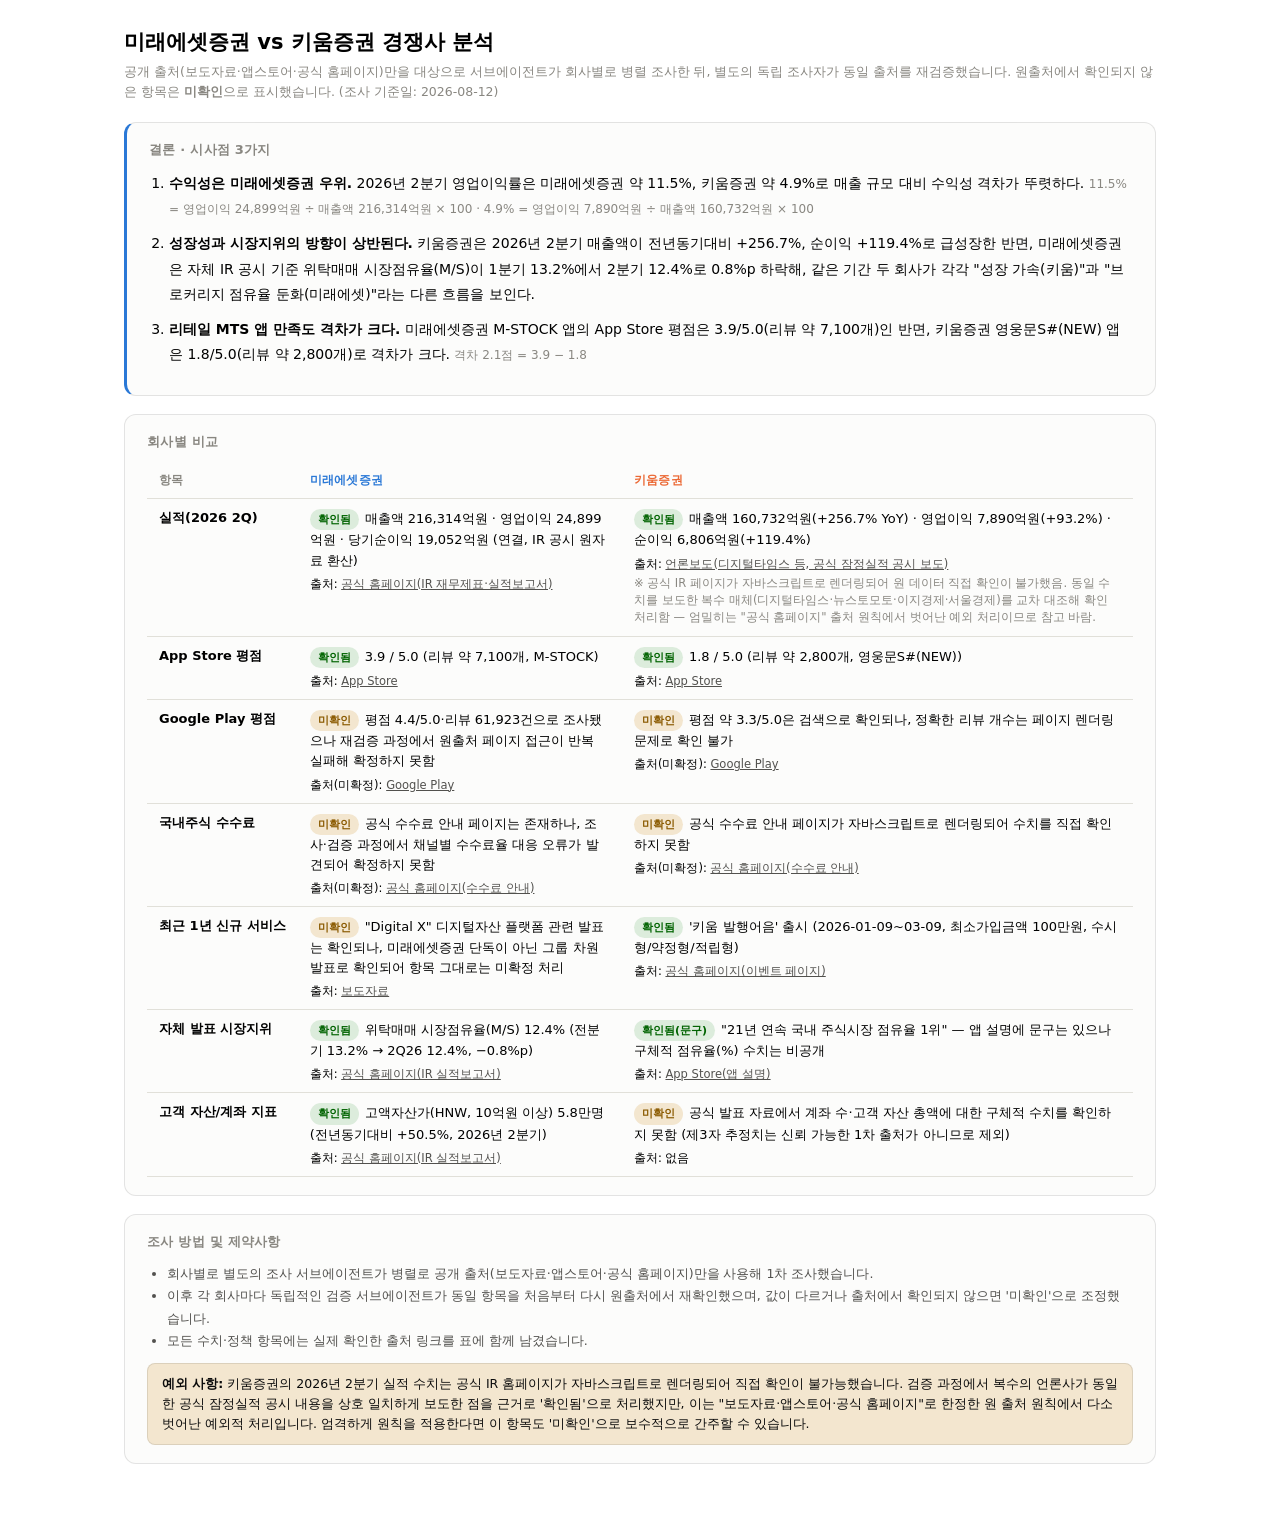
<file: 증권사_경쟁사_비교분석.html>
<!DOCTYPE html>
<html lang="ko">
<head>
<meta charset="UTF-8">
<meta name="viewport" content="width=device-width, initial-scale=1.0">
<title>미래에셋증권 vs 키움증권 경쟁사 분석</title>
<style>
  .viz-root {
    color-scheme: light;
    --surface-1:      #fcfcfb;
    --page-plane:     #f9f9f7;
    --text-primary:   #0b0b0b;
    --text-secondary: #52514e;
    --text-muted:     #898781;
    --gridline:       #e1e0d9;
    --border:         rgba(11,11,11,0.10);
    --good:           #006300;
    --warn:           #8a5a00;
    --warn-bg:        #f3e6cf;
    --good-bg:        #dcecdc;
    --series-1:       #2a78d6; /* 미래에셋증권 */
    --series-2:       #eb6834; /* 키움증권 */
  }
  @media (prefers-color-scheme: dark) {
    .viz-root {
      color-scheme: dark;
      --surface-1:      #1a1a19;
      --page-plane:     #0d0d0d;
      --text-primary:   #ffffff;
      --text-secondary: #c3c2b7;
      --text-muted:     #898781;
      --gridline:       #2c2c2a;
      --border:         rgba(255,255,255,0.10);
      --good:           #0ca30c;
      --warn:           #d99a2b;
      --warn-bg:        #3a2f16;
      --good-bg:        #163a1c;
      --series-1:       #3987e5;
      --series-2:       #d95926;
    }
  }
  * { box-sizing: border-box; }
  body { margin: 0; font-family: system-ui, -apple-system, "Segoe UI", sans-serif; background: var(--page-plane); color: var(--text-primary); }
  .wrap { max-width: 1080px; margin: 0 auto; padding: 28px 24px 56px; }
  header h1 { font-size: 21px; margin: 0 0 6px; }
  header p.meta { font-size: 12.5px; color: var(--text-muted); margin: 0 0 20px; line-height: 1.6; }
  .card { background: var(--surface-1); border: 1px solid var(--border); border-radius: 12px; padding: 18px 22px; margin-bottom: 18px; }
  .card h2 { font-size: 13px; margin: 0 0 12px; color: var(--text-muted); font-weight: 600; letter-spacing: .02em; text-transform: uppercase; }

  /* 결론 카드 */
  .conclusion-card { border-left: 3px solid var(--series-1); }
  .conclusion-list { margin: 0; padding-left: 20px; font-size: 14px; line-height: 1.8; }
  .conclusion-list li { margin-bottom: 10px; }
  .conclusion-list .calc { font-size: 12px; color: var(--text-muted); }

  /* 비교 표 */
  table { width: 100%; border-collapse: collapse; font-size: 13px; }
  th, td { text-align: left; padding: 10px 12px; border-bottom: 1px solid var(--gridline); vertical-align: top; }
  th { color: var(--text-muted); font-weight: 600; font-size: 11.5px; text-transform: uppercase; letter-spacing: .02em; }
  th.company-1 { color: var(--series-1); }
  th.company-2 { color: var(--series-2); }
  td.category { font-weight: 600; white-space: nowrap; width: 130px; }
  .cell-value { font-size: 13px; line-height: 1.55; margin-bottom: 6px; }
  .status { display: inline-block; padding: 2px 8px; border-radius: 999px; font-size: 11px; font-weight: 600; margin-right: 6px; }
  .status.ok { background: var(--good-bg); color: var(--good); }
  .status.warn { background: var(--warn-bg); color: var(--warn); }
  .src { font-size: 11.5px; }
  .src a { color: var(--text-secondary); }
  .note-inline { font-size: 11.5px; color: var(--text-muted); display: block; margin-top: 3px; line-height: 1.5; }

  /* 방법론 카드 */
  .method-list { margin: 0; padding-left: 20px; font-size: 12.5px; line-height: 1.8; color: var(--text-secondary); }
  .caveat { background: var(--warn-bg); border: 1px solid var(--border); border-radius: 8px; padding: 10px 14px; font-size: 12.5px; color: var(--text-primary); margin-top: 10px; line-height: 1.6; }

  @media (max-width: 720px) {
    table, thead, tbody, th, td, tr { display: block; }
    thead { display: none; }
    td.category { width: auto; border-bottom: none; padding-bottom: 2px; color: var(--text-muted); font-size: 11.5px; text-transform: uppercase; }
    td { border-bottom: none; padding: 6px 4px; }
    tr { border-bottom: 2px solid var(--gridline); padding-bottom: 8px; margin-bottom: 8px; }
  }
</style>
</head>
<body>
<div class="viz-root">
  <div class="wrap">
    <header>
      <h1>미래에셋증권 vs 키움증권 경쟁사 분석</h1>
      <p class="meta">
        공개 출처(보도자료·앱스토어·공식 홈페이지)만을 대상으로 서브에이전트가 회사별로 병렬 조사한 뒤, 별도의 독립 조사자가 동일 출처를 재검증했습니다.
        원출처에서 확인되지 않은 항목은 <strong>미확인</strong>으로 표시했습니다. (조사 기준일: 2026-08-12)
      </p>
    </header>

    <section class="card conclusion-card">
      <h2>결론 · 시사점 3가지</h2>
      <ol class="conclusion-list">
        <li>
          <strong>수익성은 미래에셋증권 우위.</strong> 2026년 2분기 영업이익률은 미래에셋증권 약 11.5%, 키움증권 약 4.9%로 매출 규모 대비 수익성 격차가 뚜렷하다.
          <span class="calc">11.5% = 영업이익 24,899억원 ÷ 매출액 216,314억원 × 100 · 4.9% = 영업이익 7,890억원 ÷ 매출액 160,732억원 × 100</span>
        </li>
        <li>
          <strong>성장성과 시장지위의 방향이 상반된다.</strong> 키움증권은 2026년 2분기 매출액이 전년동기대비 +256.7%, 순이익 +119.4%로 급성장한 반면,
          미래에셋증권은 자체 IR 공시 기준 위탁매매 시장점유율(M/S)이 1분기 13.2%에서 2분기 12.4%로 0.8%p 하락해, 같은 기간 두 회사가 각각 "성장 가속(키움)"과 "브로커리지 점유율 둔화(미래에셋)"라는 다른 흐름을 보인다.
        </li>
        <li>
          <strong>리테일 MTS 앱 만족도 격차가 크다.</strong> 미래에셋증권 M-STOCK 앱의 App Store 평점은 3.9/5.0(리뷰 약 7,100개)인 반면,
          키움증권 영웅문S#(NEW) 앱은 1.8/5.0(리뷰 약 2,800개)로 격차가 크다.
          <span class="calc">격차 2.1점 = 3.9 − 1.8</span>
        </li>
      </ol>
    </section>

    <section class="card">
      <h2>회사별 비교</h2>
      <table>
        <thead>
          <tr>
            <th style="width:130px;">항목</th>
            <th class="company-1">미래에셋증권</th>
            <th class="company-2">키움증권</th>
          </tr>
        </thead>
        <tbody>
          <tr>
            <td class="category">실적(2026 2Q)</td>
            <td>
              <div class="cell-value"><span class="status ok">확인됨</span>매출액 216,314억원 · 영업이익 24,899억원 · 당기순이익 19,052억원 (연결, IR 공시 원자료 환산)</div>
              <div class="src">출처: <a href="https://securities.miraeasset.com/newir/view/pc/kr/investor/financialsReports.jsp" target="_blank" rel="noopener">공식 홈페이지(IR 재무제표·실적보고서)</a></div>
            </td>
            <td>
              <div class="cell-value"><span class="status ok">확인됨</span>매출액 160,732억원(+256.7% YoY) · 영업이익 7,890억원(+93.2%) · 순이익 6,806억원(+119.4%)</div>
              <div class="src">출처: <a href="https://www.dt.co.kr/article/12075586" target="_blank" rel="noopener">언론보도(디지털타임스 등, 공식 잠정실적 공시 보도)</a></div>
              <span class="note-inline">※ 공식 IR 페이지가 자바스크립트로 렌더링되어 원 데이터 직접 확인이 불가했음. 동일 수치를 보도한 복수 매체(디지털타임스·뉴스토모토·이지경제·서울경제)를 교차 대조해 확인 처리함 — 엄밀히는 "공식 홈페이지" 출처 원칙에서 벗어난 예외 처리이므로 참고 바람.</span>
            </td>
          </tr>
          <tr>
            <td class="category">App Store 평점</td>
            <td>
              <div class="cell-value"><span class="status ok">확인됨</span>3.9 / 5.0 (리뷰 약 7,100개, M-STOCK)</div>
              <div class="src">출처: <a href="https://apps.apple.com/kr/app/%EB%AF%B8%EB%9E%98%EC%97%90%EC%85%8B%EC%A6%9D%EA%B6%8C-m-stock/id1248716281" target="_blank" rel="noopener">App Store</a></div>
            </td>
            <td>
              <div class="cell-value"><span class="status ok">확인됨</span>1.8 / 5.0 (리뷰 약 2,800개, 영웅문S#(NEW))</div>
              <div class="src">출처: <a href="https://apps.apple.com/kr/app/%ED%82%A4%EC%9B%80%EC%A6%9D%EA%B6%8C-%EC%98%81%EC%9B%85%EB%AC%B8s-new/id1570370057" target="_blank" rel="noopener">App Store</a></div>
            </td>
          </tr>
          <tr>
            <td class="category">Google Play 평점</td>
            <td>
              <div class="cell-value"><span class="status warn">미확인</span>평점 4.4/5.0·리뷰 61,923건으로 조사됐으나 재검증 과정에서 원출처 페이지 접근이 반복 실패해 확정하지 못함</div>
              <div class="src">출처(미확정): <a href="https://play.google.com/store/apps/details?id=com.miraeasset.trade&hl=ko&gl=KR" target="_blank" rel="noopener">Google Play</a></div>
            </td>
            <td>
              <div class="cell-value"><span class="status warn">미확인</span>평점 약 3.3/5.0은 검색으로 확인되나, 정확한 리뷰 개수는 페이지 렌더링 문제로 확인 불가</div>
              <div class="src">출처(미확정): <a href="https://play.google.com/store/apps/details?id=com.kiwoom.heromts" target="_blank" rel="noopener">Google Play</a></div>
            </td>
          </tr>
          <tr>
            <td class="category">국내주식 수수료</td>
            <td>
              <div class="cell-value"><span class="status warn">미확인</span>공식 수수료 안내 페이지는 존재하나, 조사·검증 과정에서 채널별 수수료율 대응 오류가 발견되어 확정하지 못함</div>
              <div class="src">출처(미확정): <a href="https://securities.miraeasset.com/public/mw/guide/html/20191119095045.html" target="_blank" rel="noopener">공식 홈페이지(수수료 안내)</a></div>
            </td>
            <td>
              <div class="cell-value"><span class="status warn">미확인</span>공식 수수료 안내 페이지가 자바스크립트로 렌더링되어 수치를 직접 확인하지 못함</div>
              <div class="src">출처(미확정): <a href="https://www.kiwoom.com/h/help/fee/VHelpStockFeeView" target="_blank" rel="noopener">공식 홈페이지(수수료 안내)</a></div>
            </td>
          </tr>
          <tr>
            <td class="category">최근 1년 신규 서비스</td>
            <td>
              <div class="cell-value"><span class="status warn">미확인</span>"Digital X" 디지털자산 플랫폼 관련 발표는 확인되나, 미래에셋증권 단독이 아닌 그룹 차원 발표로 확인되어 항목 그대로는 미확정 처리</div>
              <div class="src">출처: <a href="https://securities.miraeasset.com/newir/view/pc/kr/about/newsList.jsp" target="_blank" rel="noopener">보도자료</a></div>
            </td>
            <td>
              <div class="cell-value"><span class="status ok">확인됨</span>'키움 발행어음' 출시 (2026-01-09~03-09, 최소가입금액 100만원, 수시형/약정형/적립형)</div>
              <div class="src">출처: <a href="https://www.kiwoom.com/e/m/wm/event/evtUserEC250075View" target="_blank" rel="noopener">공식 홈페이지(이벤트 페이지)</a></div>
            </td>
          </tr>
          <tr>
            <td class="category">자체 발표 시장지위</td>
            <td>
              <div class="cell-value"><span class="status ok">확인됨</span>위탁매매 시장점유율(M/S) 12.4% (전분기 13.2% → 2Q26 12.4%, −0.8%p)</div>
              <div class="src">출처: <a href="https://securities.miraeasset.com/newir/view/pc/kr/investor/financialsReports.jsp" target="_blank" rel="noopener">공식 홈페이지(IR 실적보고서)</a></div>
            </td>
            <td>
              <div class="cell-value"><span class="status ok">확인됨(문구)</span>"21년 연속 국내 주식시장 점유율 1위" — 앱 설명에 문구는 있으나 구체적 점유율(%) 수치는 비공개</div>
              <div class="src">출처: <a href="https://apps.apple.com/kr/app/%ED%82%A4%EC%9B%80%EC%A6%9D%EA%B6%8C-%EC%98%81%EC%9B%85%EB%AC%B8s-new/id1570370057" target="_blank" rel="noopener">App Store(앱 설명)</a></div>
            </td>
          </tr>
          <tr>
            <td class="category">고객 자산/계좌 지표</td>
            <td>
              <div class="cell-value"><span class="status ok">확인됨</span>고액자산가(HNW, 10억원 이상) 5.8만명 (전년동기대비 +50.5%, 2026년 2분기)</div>
              <div class="src">출처: <a href="https://securities.miraeasset.com/newir/view/pc/kr/investor/financialsReports.jsp" target="_blank" rel="noopener">공식 홈페이지(IR 실적보고서)</a></div>
            </td>
            <td>
              <div class="cell-value"><span class="status warn">미확인</span>공식 발표 자료에서 계좌 수·고객 자산 총액에 대한 구체적 수치를 확인하지 못함 (제3자 추정치는 신뢰 가능한 1차 출처가 아니므로 제외)</div>
              <div class="src">출처: 없음</div>
            </td>
          </tr>
        </tbody>
      </table>
    </section>

    <section class="card">
      <h2>조사 방법 및 제약사항</h2>
      <ul class="method-list">
        <li>회사별로 별도의 조사 서브에이전트가 병렬로 공개 출처(보도자료·앱스토어·공식 홈페이지)만을 사용해 1차 조사했습니다.</li>
        <li>이후 각 회사마다 독립적인 검증 서브에이전트가 동일 항목을 처음부터 다시 원출처에서 재확인했으며, 값이 다르거나 출처에서 확인되지 않으면 '미확인'으로 조정했습니다.</li>
        <li>모든 수치·정책 항목에는 실제 확인한 출처 링크를 표에 함께 남겼습니다.</li>
      </ul>
      <div class="caveat">
        <strong>예외 사항:</strong> 키움증권의 2026년 2분기 실적 수치는 공식 IR 홈페이지가 자바스크립트로 렌더링되어 직접 확인이 불가능했습니다.
        검증 과정에서 복수의 언론사가 동일한 공식 잠정실적 공시 내용을 상호 일치하게 보도한 점을 근거로 '확인됨'으로 처리했지만,
        이는 "보도자료·앱스토어·공식 홈페이지"로 한정한 원 출처 원칙에서 다소 벗어난 예외적 처리입니다. 엄격하게 원칙을 적용한다면 이 항목도 '미확인'으로 보수적으로 간주할 수 있습니다.
      </div>
    </section>
  </div>
</div>
</body>
</html>
</file>
